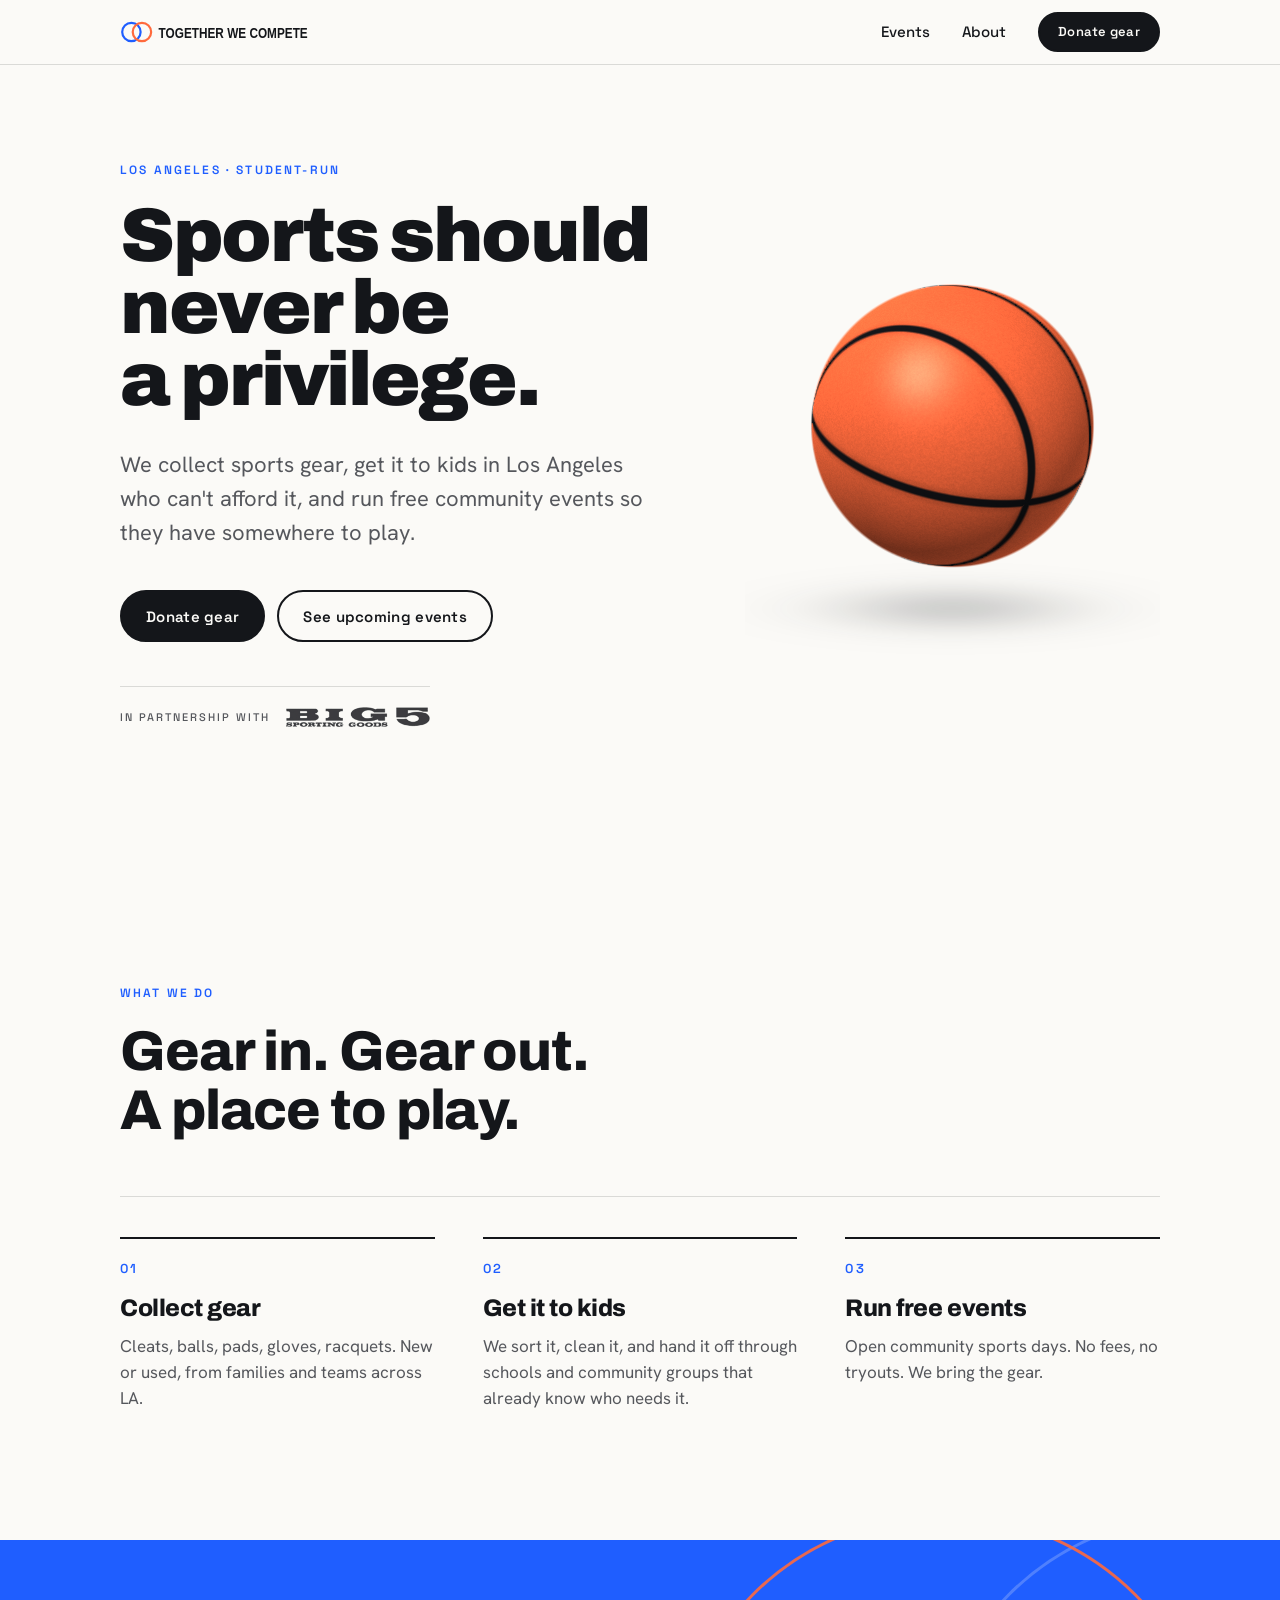
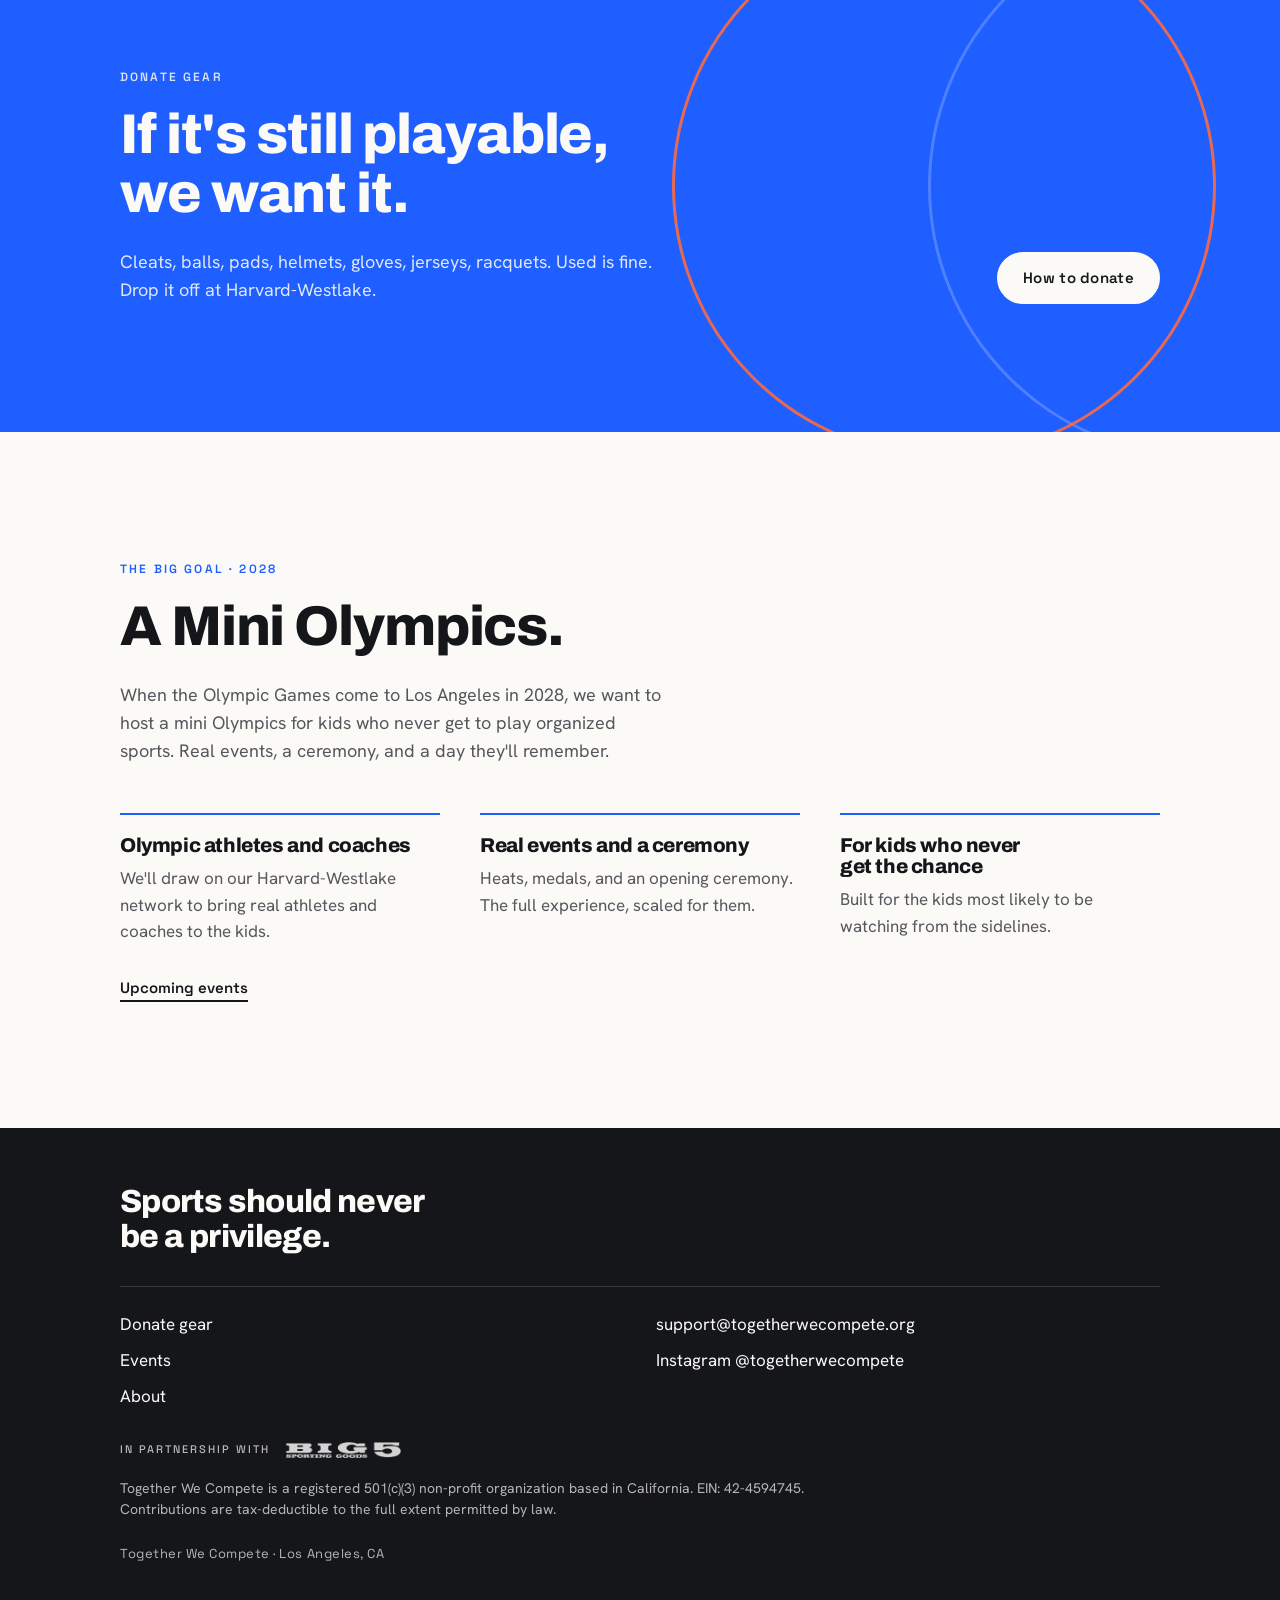
<file: index.html>
<!DOCTYPE html>
<html lang="en">
<head>
  <meta charset="utf-8">
  <meta name="viewport" content="width=device-width, initial-scale=1">
  <title>Together We Compete</title>
  <meta name="description" content="Together We Compete collects sports gear for kids in Los Angeles who can't afford it and runs free community sports events. Student-run, based in LA.">
  <link rel="icon" href="assets/favicon.svg" type="image/svg+xml">
  <link rel="preconnect" href="https://fonts.googleapis.com">
  <link rel="preconnect" href="https://fonts.gstatic.com" crossorigin>
  <link href="https://fonts.googleapis.com/css2?family=Archivo:wght@800;900&family=Hanken+Grotesk:wght@400;500;600&family=Space+Grotesk:wght@500;600&display=swap" rel="stylesheet">
  <link rel="stylesheet" href="css/styles.css?v=2d219d1">
</head>
<body>

  <a class="skip-link" href="#main">Skip to content</a>

  <!-- Shared header. If you change it here, change it in the other three pages too. -->
  <div class="announce" data-until="2026-11-13">
    <a class="container announce__inner" href="donate.html">
      <span class="announce__dot" aria-hidden="true"></span>
      <span class="announce__text"><strong>Gear drive this week</strong><span class="announce__where"> &middot; Harvard-Westlake Upper School</span> &middot; Nov 9&ndash;13</span>
      <span class="announce__cta">What to bring</span>
    </a>
  </div>
  </div>

  <header class="site-header">
    <div class="container site-header__inner">
      <a class="logo" href="index.html" aria-label="Together We Compete, home">
        <img src="assets/logo.svg" alt="Together We Compete" width="220" height="32">
      </a>

      <button class="nav-toggle" type="button" aria-expanded="false" aria-controls="site-nav">
        <span class="nav-toggle__label">Menu</span>
      </button>

      <nav class="site-nav" id="site-nav" aria-label="Main">
        <ul>
          <li><a href="events.html">Events</a></li>
          <li><a href="about.html">About</a></li>
          <li><a class="button button--primary button--small" href="donate.html">Donate gear</a></li>
        </ul>
      </nav>
    </div>
  </header>

  <main id="main">

    <!-- HERO -->
    <section class="hero" id="top">
      <div class="container hero__inner">
        <div class="hero__copy">
          <p class="eyebrow">Los Angeles &middot; Student-run</p>
          <h1 class="hero__title">Sports should never be a&nbsp;privilege.</h1>
          <p class="hero__lede">We collect sports gear, get it to kids in Los Angeles who can't afford it, and run free community events so they have somewhere to play.</p>
          <div class="button-row">
            <a class="button button--primary" href="donate.html">Donate gear</a>
            <a class="button button--secondary" href="events.html">See upcoming events</a>
          </div>
          <a class="hero__partner" href="https://www.big5sportinggoods.com/" rel="noopener">
            <span class="hero__partner-label">In partnership with</span>
            <img src="assets/partners/big5-ink.png" alt="Big 5 Sporting Goods" width="252" height="35">
          </a>
        </div>
        <!-- Spinning basketball (js/ball.js). Decorative. Drag to spin, tap to flick. -->
        <div class="hero__visual">
          <canvas id="hero-ball" aria-hidden="true"></canvas>
        </div>
      </div>
    </section>

    <!-- THIS WEEK: THE DRIVE (hides itself after data-until) -->
    <section class="section section--alt feature-wrap" id="drive" data-until="2026-11-13" aria-labelledby="drive-heading">
      <div class="container feature">
        <div class="feature__when">
          <p class="eyebrow">This week</p>
          <p class="feature__dates">Nov<br>9–13</p>
          <p class="feature__days">Monday to Friday</p>
        </div>
        <div class="feature__body">
          <h2 class="section__title" id="drive-heading">Sports gear drive at Harvard-Westlake.</h2>
          <p class="section__lede">Bring the cleats, balls, pads, helmets, gloves, jerseys, and racquets you're not using. Used is fine if it's clean and intact. Everything collected is donated to kids at LA Promise Fund's Pavo Palooza on November 21.</p>
          <ul class="feature__facts">
            <li><span class="feature__fact-label">Where</span>Harvard-Westlake Upper School, 3700 Coldwater Canyon Ave, Studio City</li>
            <li><span class="feature__fact-label">When</span>Monday to Friday, November 9 to 13</li>
            <li><span class="feature__fact-label">Tax</span>Deductible. We're a registered 501(c)(3).</li>
          </ul>
          <div class="button-row">
            <a class="button button--primary" href="donate.html">What we accept</a>
            <a class="button button--secondary" href="https://www.google.com/maps/search/?api=1&query=3700+Coldwater+Canyon+Ave+Studio+City+CA+91604" rel="noopener">Directions</a>
          </div>
        </div>
      </div>
    </section>

    <!-- WHAT WE DO -->
    <section class="section" aria-labelledby="what-heading">
      <div class="container">
        <p class="eyebrow">What we do</p>
        <h2 class="section__title" id="what-heading">Gear in. Gear out. A place to play.</h2>

        <ol class="steps">
          <li class="step">
            <span class="step__number" aria-hidden="true">01</span>
            <h3 class="step__title">Collect gear</h3>
            <p>Cleats, balls, pads, gloves, racquets. New or used, from families and teams across LA.</p>
          </li>
          <li class="step">
            <span class="step__number" aria-hidden="true">02</span>
            <h3 class="step__title">Get it to kids</h3>
            <p>We sort it, clean it, and hand it off through schools and community groups that already know who needs it.</p>
          </li>
          <li class="step">
            <span class="step__number" aria-hidden="true">03</span>
            <h3 class="step__title">Run free events</h3>
            <p>Open community sports days. No fees, no tryouts. We bring the gear.</p>
          </li>
        </ol>
      </div>
    </section>

    <!-- DONATE BAND -->
    <section class="band" aria-labelledby="band-heading">
      <div class="container band__inner">
        <div>
          <p class="eyebrow">Donate gear</p>
          <h2 class="section__title" id="band-heading">If it's still playable, we want it.</h2>
          <p class="section__lede">Cleats, balls, pads, helmets, gloves, jerseys, racquets. Used is fine. Drop it off at Harvard-Westlake.</p>
        </div>
        <div class="band__action">
          <a class="button button--light" href="donate.html">How to donate</a>
        </div>
      </div>
    </section>

    <!-- THE BIG GOAL: 2028 -->
    <section class="section" aria-labelledby="next-heading">
      <div class="container">
        <p class="eyebrow">The big goal &middot; 2028</p>
        <h2 class="section__title" id="next-heading">A Mini Olympics.</h2>
        <p class="section__lede">When the Olympic Games come to Los Angeles in 2028, we want to host a mini Olympics for kids who never get to play organized sports. Real events, a ceremony, and a day they'll remember.</p>

        <ul class="pillars">
          <li class="pillar">
            <h3 class="pillar__title">Olympic athletes and coaches</h3>
            <p>We'll draw on our Harvard-Westlake network to bring real athletes and coaches to the kids.</p>
          </li>
          <li class="pillar">
            <h3 class="pillar__title">Real events and a ceremony</h3>
            <p>Heats, medals, and an opening ceremony. The full experience, scaled for them.</p>
          </li>
          <li class="pillar">
            <h3 class="pillar__title">For kids who never get the chance</h3>
            <p>Built for the kids most likely to be watching from the sidelines.</p>
          </li>
        </ul>

        <p class="section__more"><a href="events.html">Upcoming events</a></p>
      </div>
    </section>

  </main>

  <!-- Shared footer. Same note as the header. -->
  <footer class="site-footer">
    <div class="container">
      <p class="site-footer__mission">Sports should never be a privilege.</p>
      <div class="site-footer__grid">
        <ul class="site-footer__links">
          <li><a href="donate.html">Donate gear</a></li>
          <li><a href="events.html">Events</a></li>
          <li><a href="about.html">About</a></li>
        </ul>
        <ul class="site-footer__links">
          <li><a href="mailto:support@togetherwecompete.org">support@togetherwecompete.org</a></li>
          <li><a href="https://instagram.com/togetherwecompete" rel="noopener">Instagram @togetherwecompete</a></li>
        </ul>
      </div>
      <p class="site-footer__partner">
        <span>In partnership with</span>
        <a href="https://www.big5sportinggoods.com/" rel="noopener"><img src="assets/partners/big5-white.png" alt="Big 5 Sporting Goods" width="252" height="35" loading="lazy"></a>
      </p>
      <p class="site-footer__legal">Together We Compete is a registered 501(c)(3) non-profit organization based in California. EIN: 42-4594745. Contributions are tax-deductible to the full extent permitted by law.</p>
      <p class="site-footer__meta">Together We Compete &middot; Los Angeles, CA</p>
    </div>
  </footer>

  <script src="js/main.js?v=2d219d1"></script>
  <script src="js/ball.js?v=2d219d1"></script>
</body>
</html>
</file>
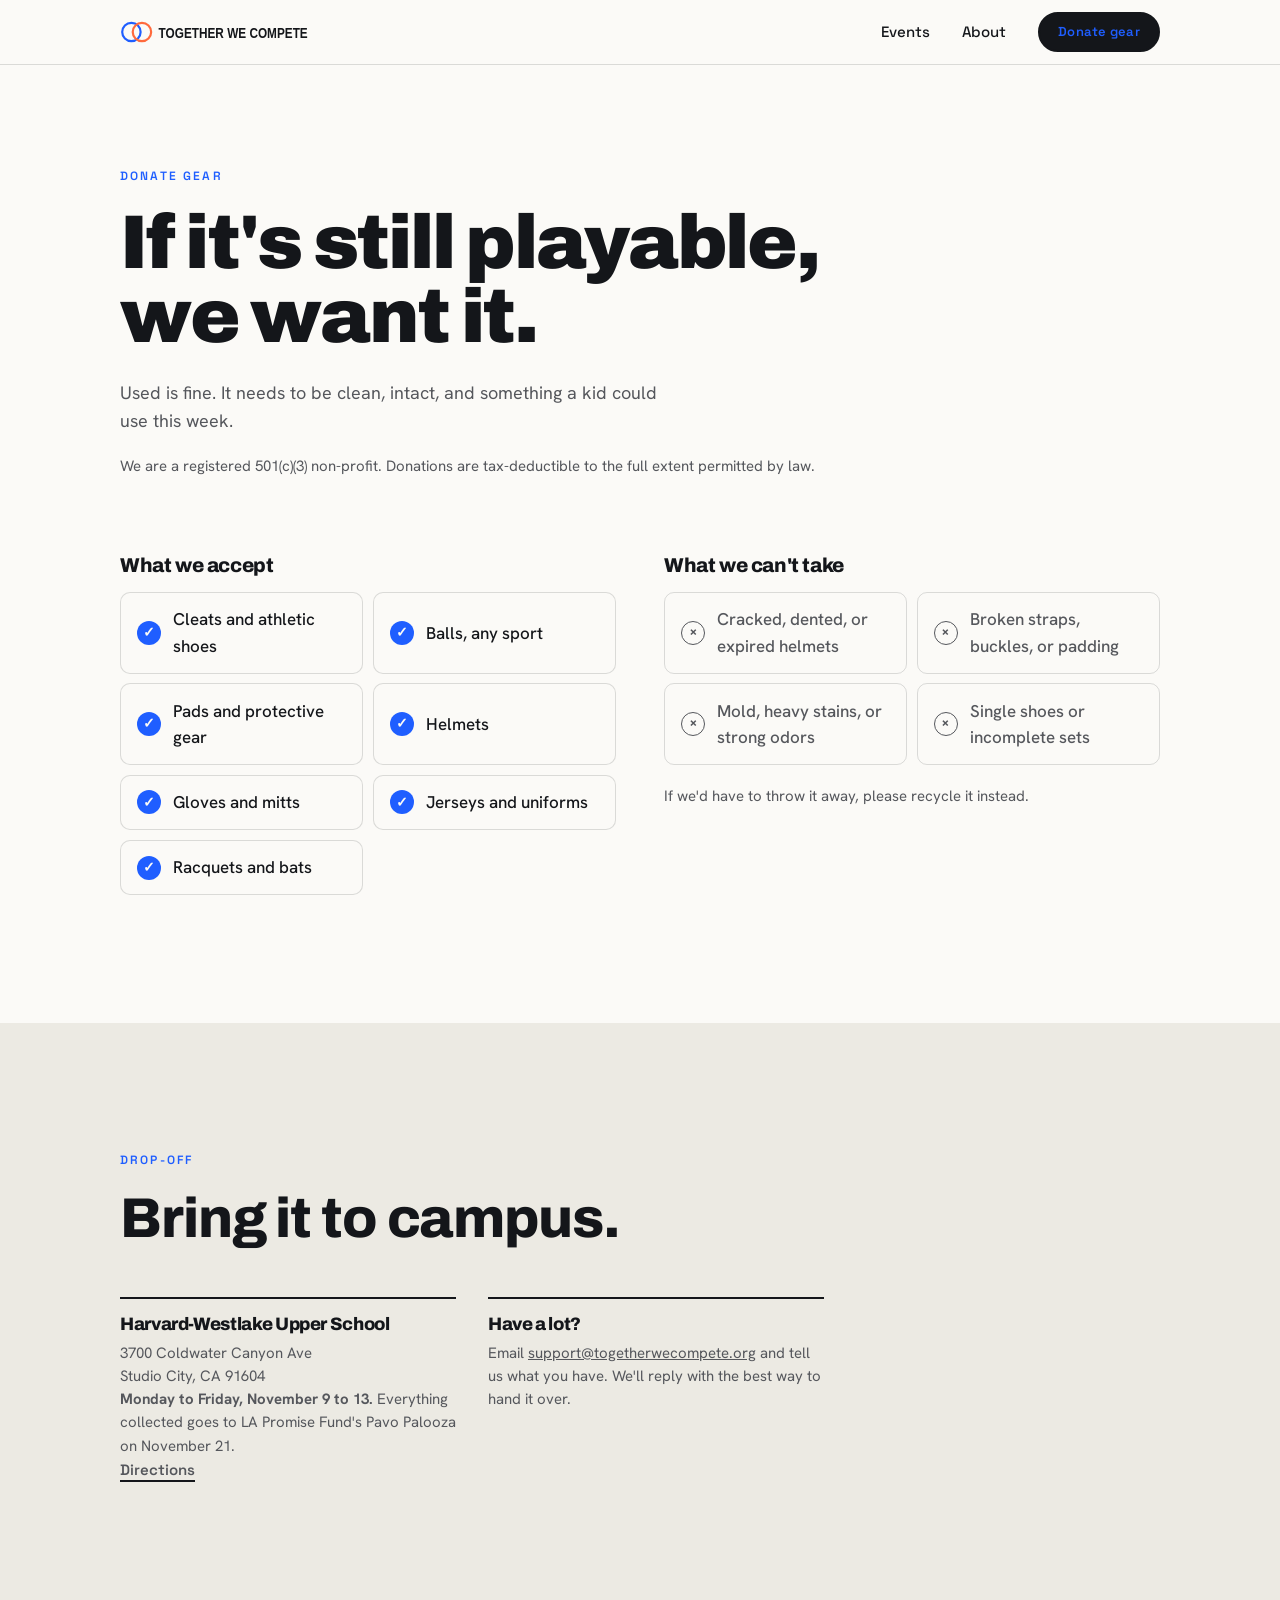
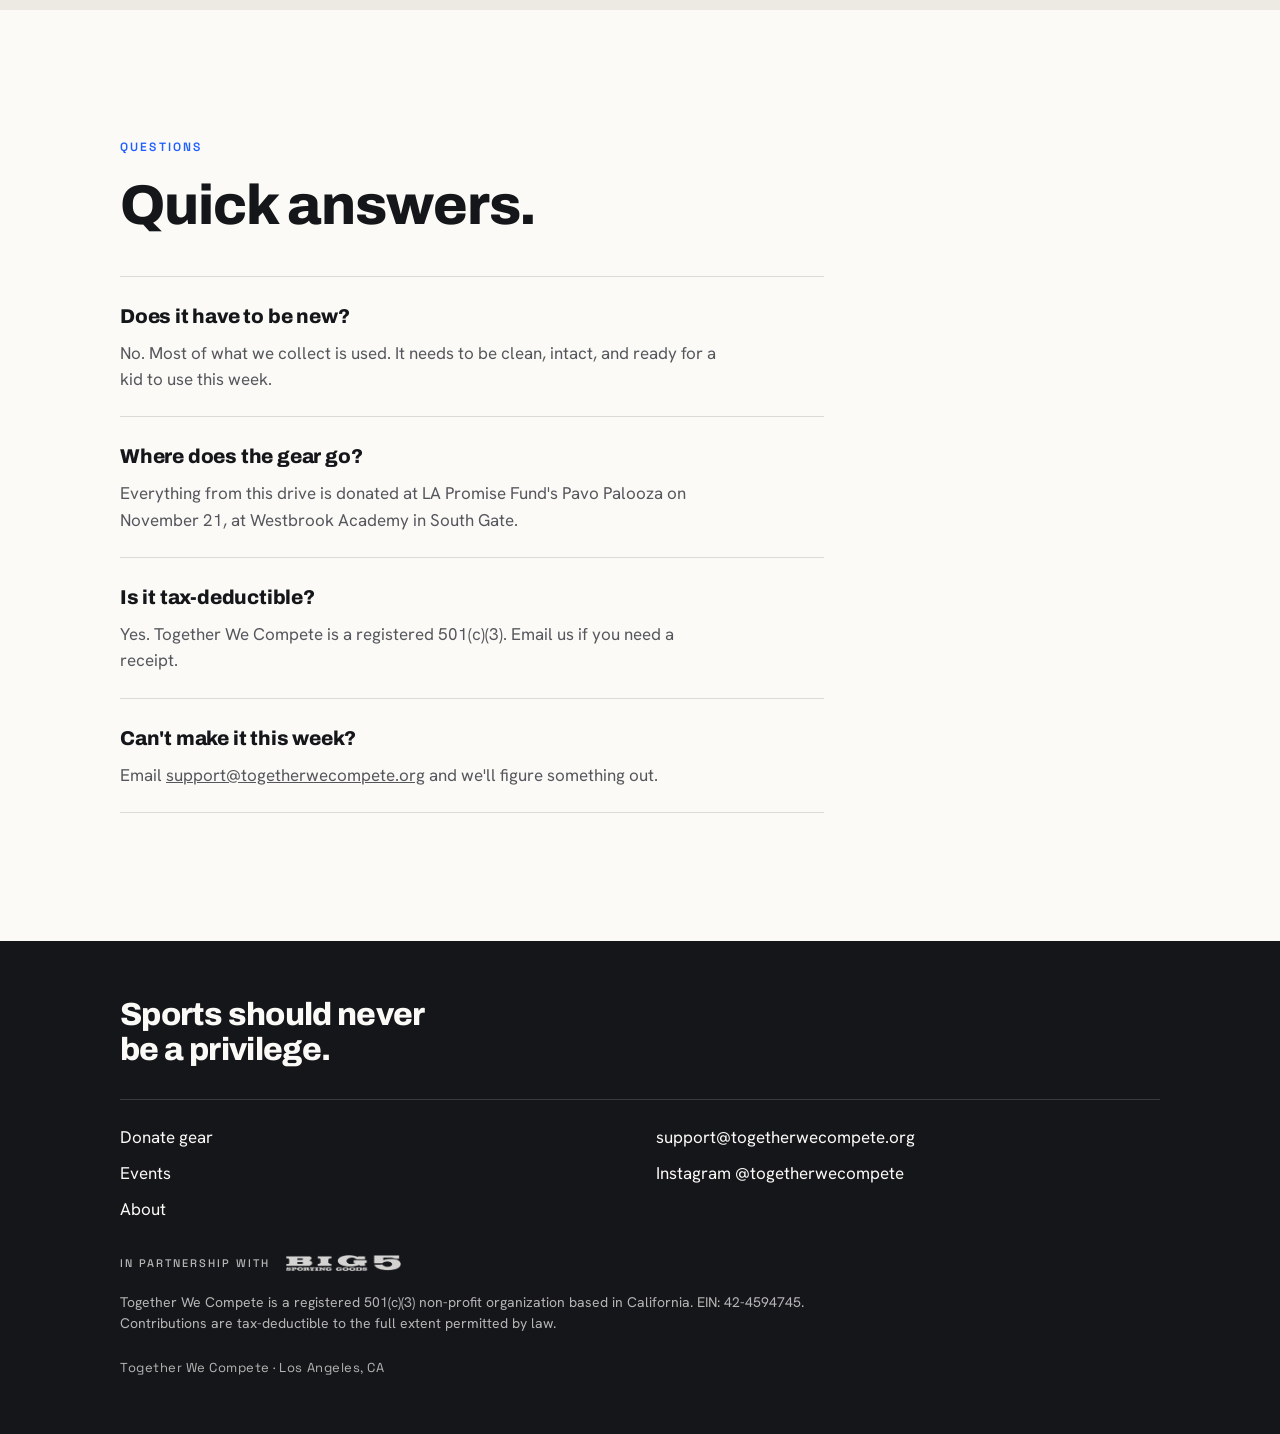
<file: donate.html>
<!DOCTYPE html>
<html lang="en">
<head>
  <meta charset="utf-8">
  <meta name="viewport" content="width=device-width, initial-scale=1">
  <title>Donate gear · Together We Compete</title>
  <meta name="description" content="What sports gear Together We Compete accepts, what we can't take, and where to drop it off in Los Angeles.">
  <link rel="icon" href="assets/favicon.svg" type="image/svg+xml">
  <link rel="preconnect" href="https://fonts.googleapis.com">
  <link rel="preconnect" href="https://fonts.gstatic.com" crossorigin>
  <link href="https://fonts.googleapis.com/css2?family=Archivo:wght@800;900&family=Hanken+Grotesk:wght@400;500;600&family=Space+Grotesk:wght@500;600&display=swap" rel="stylesheet">
  <link rel="stylesheet" href="css/styles.css?v=2d219d1">
</head>
<body>

  <a class="skip-link" href="#main">Skip to content</a>

  <!-- Shared header. If you change it here, change it in the other three pages too. -->
  <div class="announce" data-until="2026-11-13">
    <a class="container announce__inner" href="donate.html">
      <span class="announce__dot" aria-hidden="true"></span>
      <span class="announce__text"><strong>Gear drive this week</strong><span class="announce__where"> &middot; Harvard-Westlake Upper School</span> &middot; Nov 9&ndash;13</span>
      <span class="announce__cta">What to bring</span>
    </a>
  </div>
  </div>

  <header class="site-header">
    <div class="container site-header__inner">
      <a class="logo" href="index.html" aria-label="Together We Compete, home">
        <img src="assets/logo.svg" alt="Together We Compete" width="220" height="32">
      </a>

      <button class="nav-toggle" type="button" aria-expanded="false" aria-controls="site-nav">
        <span class="nav-toggle__label">Menu</span>
      </button>

      <nav class="site-nav" id="site-nav" aria-label="Main">
        <ul>
          <li><a href="events.html">Events</a></li>
          <li><a href="about.html">About</a></li>
          <li><a class="button button--primary button--small" href="donate.html" aria-current="page">Donate gear</a></li>
        </ul>
      </nav>
    </div>
  </header>

  <main id="main">

    <section class="page-head">
      <div class="container">
        <p class="eyebrow">Donate gear</p>
        <h1 class="page-head__title">If it's still playable, we want it.</h1>
        <p class="section__lede">Used is fine. It needs to be clean, intact, and something a kid could use this week.</p>
        <p class="note">We are a registered 501(c)(3) non-profit. Donations are tax-deductible to the full extent permitted by law.</p>
      </div>
    </section>

    <section class="section section--tight" aria-labelledby="accept-heading">
      <div class="container split">
        <div>
          <h2 class="list-heading" id="accept-heading">What we accept</h2>
          <ul class="tiles tiles--yes">
            <li>Cleats and athletic shoes</li>
            <li>Balls, any sport</li>
            <li>Pads and protective gear</li>
            <li>Helmets</li>
            <li>Gloves and mitts</li>
            <li>Jerseys and uniforms</li>
            <li>Racquets and bats</li>
          </ul>
        </div>
        <div>
          <h2 class="list-heading">What we can't take</h2>
          <ul class="tiles tiles--no">
            <li>Cracked, dented, or expired helmets</li>
            <li>Broken straps, buckles, or padding</li>
            <li>Mold, heavy stains, or strong odors</li>
            <li>Single shoes or incomplete sets</li>
          </ul>
          <p class="note">If we'd have to throw it away, please recycle it instead.</p>
        </div>
      </div>
    </section>

    <section class="section section--alt" aria-labelledby="handover-heading">
      <div class="container">
        <p class="eyebrow">Drop-off</p>
        <h2 class="section__title" id="handover-heading">Bring it to campus.</h2>
        <ul class="methods">
          <li class="method">
            <h3 class="method__title">Harvard-Westlake Upper School</h3>
            <p>3700 Coldwater Canyon Ave<br>Studio City, CA 91604</p>
            <p><strong>Monday to Friday, November 9 to 13.</strong> Everything collected goes to LA Promise Fund's Pavo Palooza on November 21.</p>
            <p><a class="text-link" href="https://www.google.com/maps/search/?api=1&query=3700+Coldwater+Canyon+Ave+Studio+City+CA+91604" rel="noopener">Directions</a></p>
          </li>
          <li class="method">
            <h3 class="method__title">Have a lot?</h3>
            <p>Email <a href="mailto:support@togetherwecompete.org">support@togetherwecompete.org</a> and tell us what you have. We'll reply with the best way to hand it over.</p>
          </li>
        </ul>

      </div>
    </section>

    <section class="section" aria-labelledby="faq-heading">
      <div class="container">
        <p class="eyebrow">Questions</p>
        <h2 class="section__title" id="faq-heading">Quick answers.</h2>
        <dl class="faq">
          <div class="faq__item">
            <dt>Does it have to be new?</dt>
            <dd>No. Most of what we collect is used. It needs to be clean, intact, and ready for a kid to use this week.</dd>
          </div>
          <div class="faq__item">
            <dt>Where does the gear go?</dt>
            <dd>Everything from this drive is donated at LA Promise Fund's Pavo Palooza on November 21, at Westbrook Academy in South Gate.</dd>
          </div>
          <div class="faq__item">
            <dt>Is it tax-deductible?</dt>
            <dd>Yes. Together We Compete is a registered 501(c)(3). Email us if you need a receipt.</dd>
          </div>
          <div class="faq__item">
            <dt>Can't make it this week?</dt>
            <dd>Email <a href="mailto:support@togetherwecompete.org">support@togetherwecompete.org</a> and we'll figure something out.</dd>
          </div>
        </dl>
      </div>
    </section>
  </main>

  <!-- Shared footer. Same note as the header. -->
  <footer class="site-footer">
    <div class="container">
      <p class="site-footer__mission">Sports should never be a privilege.</p>
      <div class="site-footer__grid">
        <ul class="site-footer__links">
          <li><a href="donate.html">Donate gear</a></li>
          <li><a href="events.html">Events</a></li>
          <li><a href="about.html">About</a></li>
        </ul>
        <ul class="site-footer__links">
          <li><a href="mailto:support@togetherwecompete.org">support@togetherwecompete.org</a></li>
          <li><a href="https://instagram.com/togetherwecompete" rel="noopener">Instagram @togetherwecompete</a></li>
        </ul>
      </div>
      <p class="site-footer__partner">
        <span>In partnership with</span>
        <a href="https://www.big5sportinggoods.com/" rel="noopener"><img src="assets/partners/big5-white.png" alt="Big 5 Sporting Goods" width="252" height="35" loading="lazy"></a>
      </p>
      <p class="site-footer__legal">Together We Compete is a registered 501(c)(3) non-profit organization based in California. EIN: 42-4594745. Contributions are tax-deductible to the full extent permitted by law.</p>
      <p class="site-footer__meta">Together We Compete &middot; Los Angeles, CA</p>
    </div>
  </footer>

  <script src="js/main.js?v=2d219d1"></script>
</body>
</html>
</file>
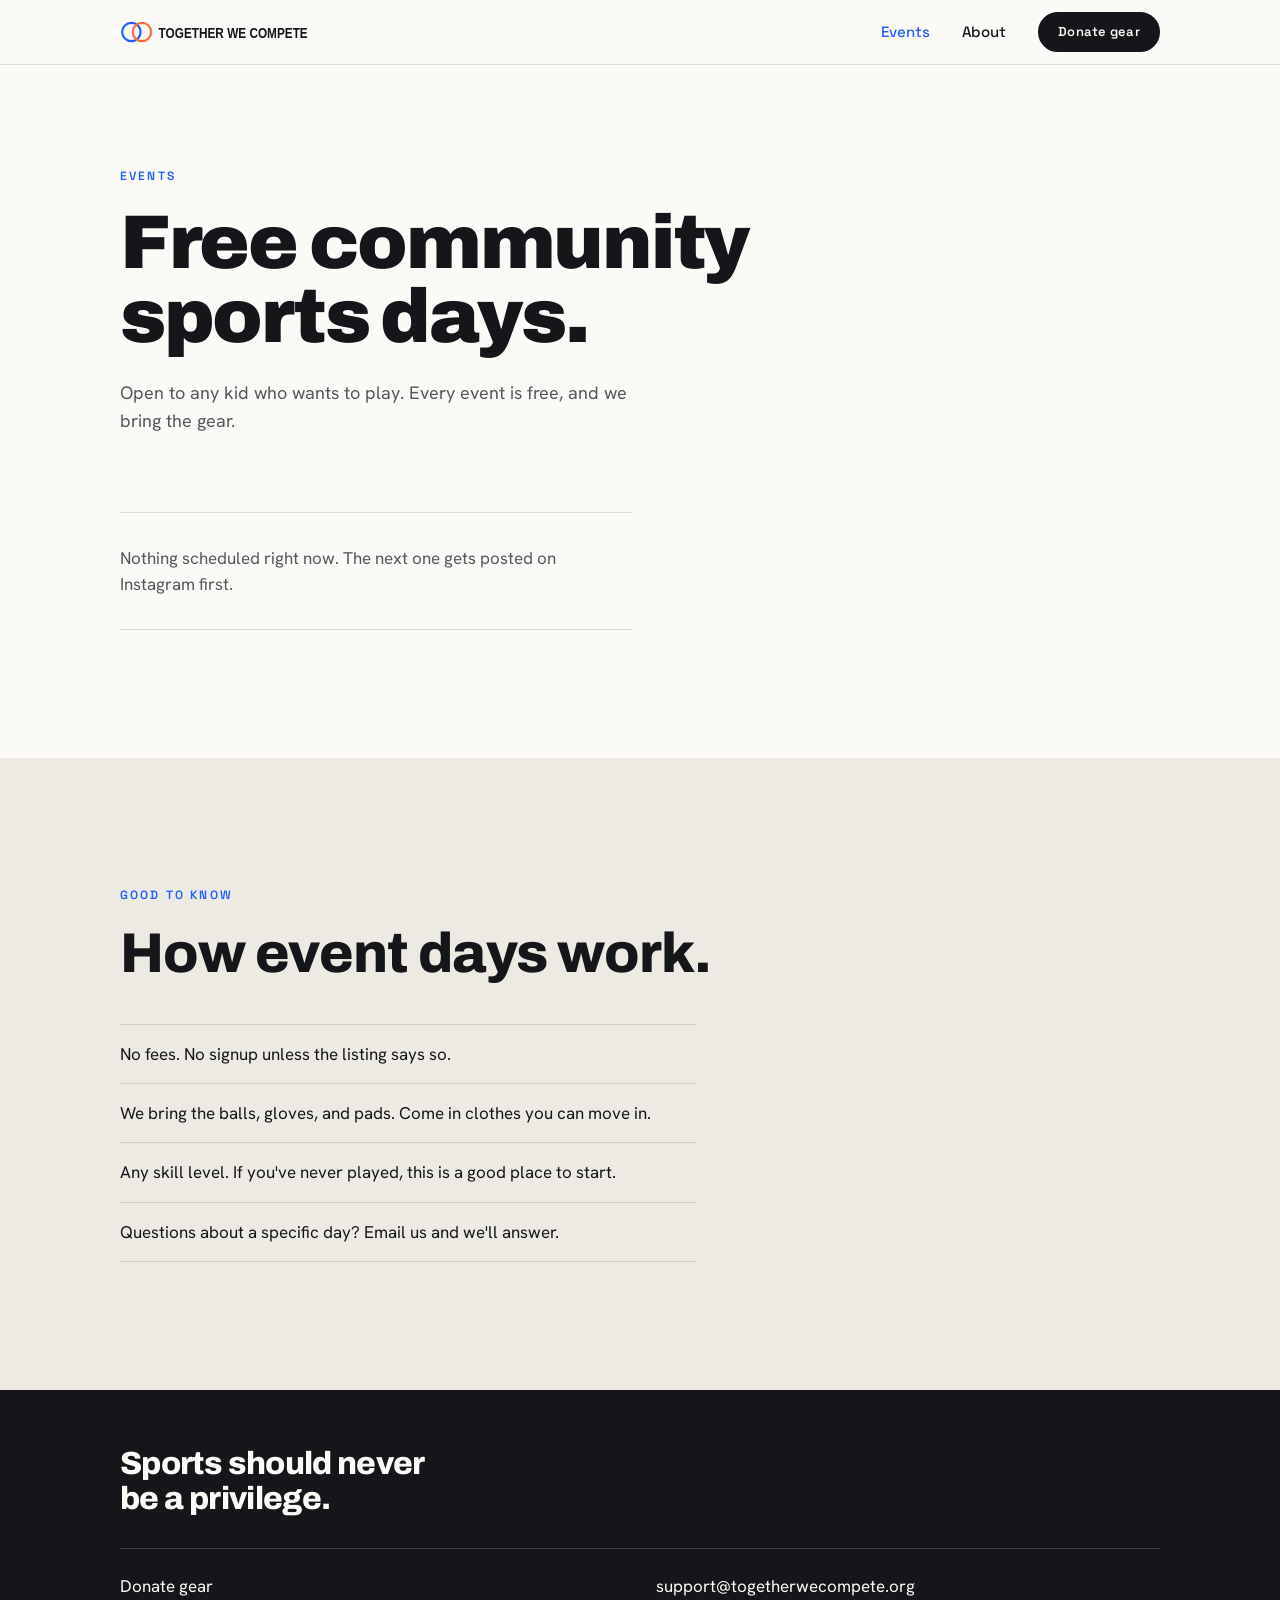
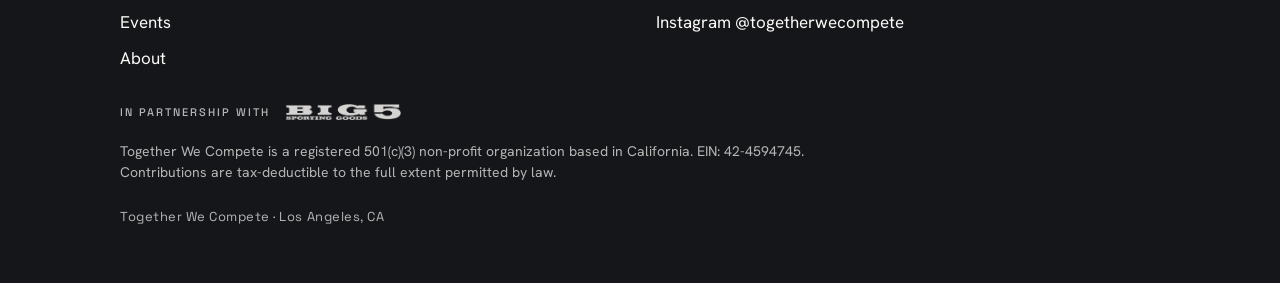
<file: events.html>
<!DOCTYPE html>
<html lang="en">
<head>
  <meta charset="utf-8">
  <meta name="viewport" content="width=device-width, initial-scale=1">
  <title>Events · Together We Compete</title>
  <meta name="description" content="Upcoming free community sports days in Los Angeles run by Together We Compete. Open to any kid, gear provided.">
  <link rel="icon" href="assets/favicon.svg" type="image/svg+xml">
  <link rel="preconnect" href="https://fonts.googleapis.com">
  <link rel="preconnect" href="https://fonts.gstatic.com" crossorigin>
  <link href="https://fonts.googleapis.com/css2?family=Archivo:wght@800;900&family=Hanken+Grotesk:wght@400;500;600&family=Space+Grotesk:wght@500;600&display=swap" rel="stylesheet">
  <link rel="stylesheet" href="css/styles.css?v=2d219d1">
</head>
<body>

  <a class="skip-link" href="#main">Skip to content</a>

  <!-- Shared header. If you change it here, change it in the other three pages too. -->
  <div class="announce" data-until="2026-11-13">
    <a class="container announce__inner" href="donate.html">
      <span class="announce__dot" aria-hidden="true"></span>
      <span class="announce__text"><strong>Gear drive this week</strong><span class="announce__where"> &middot; Harvard-Westlake Upper School</span> &middot; Nov 9&ndash;13</span>
      <span class="announce__cta">What to bring</span>
    </a>
  </div>
  </div>

  <header class="site-header">
    <div class="container site-header__inner">
      <a class="logo" href="index.html" aria-label="Together We Compete, home">
        <img src="assets/logo.svg" alt="Together We Compete" width="220" height="32">
      </a>

      <button class="nav-toggle" type="button" aria-expanded="false" aria-controls="site-nav">
        <span class="nav-toggle__label">Menu</span>
      </button>

      <nav class="site-nav" id="site-nav" aria-label="Main">
        <ul>
          <li><a href="events.html" aria-current="page">Events</a></li>
          <li><a href="about.html">About</a></li>
          <li><a class="button button--primary button--small" href="donate.html">Donate gear</a></li>
        </ul>
      </nav>
    </div>
  </header>

  <main id="main">

    <section class="page-head">
      <div class="container">
        <p class="eyebrow">Events</p>
        <h1 class="page-head__title">Free community sports days.</h1>
        <p class="section__lede">Open to any kid who wants to play. Every event is free, and we bring the gear.</p>
      </div>
    </section>

    <section class="section section--tight" aria-labelledby="upcoming-heading">
      <div class="container">
        <h2 class="visually-hidden" id="upcoming-heading">Upcoming</h2>
        <!-- Loaded from data/events.json. Edit that file to add or remove events. -->
        <ol class="events events--top" id="events-list" aria-live="polite"></ol>
        <div class="events-empty" id="events-empty" hidden>
          <p>Nothing scheduled right now. The next one gets posted on Instagram first.</p>
        </div>
      </div>
    </section>

    <section class="section section--alt" aria-labelledby="expect-heading">
      <div class="container">
        <p class="eyebrow">Good to know</p>
        <h2 class="section__title" id="expect-heading">How event days work.</h2>
        <ul class="facts">
          <li>No fees. No signup unless the listing says so.</li>
          <li>We bring the balls, gloves, and pads. Come in clothes you can move in.</li>
          <li>Any skill level. If you've never played, this is a good place to start.</li>
          <li>Questions about a specific day? Email us and we'll answer.</li>
        </ul>
      </div>
    </section>
  </main>

  <!-- Shared footer. Same note as the header. -->
  <footer class="site-footer">
    <div class="container">
      <p class="site-footer__mission">Sports should never be a privilege.</p>
      <div class="site-footer__grid">
        <ul class="site-footer__links">
          <li><a href="donate.html">Donate gear</a></li>
          <li><a href="events.html">Events</a></li>
          <li><a href="about.html">About</a></li>
        </ul>
        <ul class="site-footer__links">
          <li><a href="mailto:support@togetherwecompete.org">support@togetherwecompete.org</a></li>
          <li><a href="https://instagram.com/togetherwecompete" rel="noopener">Instagram @togetherwecompete</a></li>
        </ul>
      </div>
      <p class="site-footer__partner">
        <span>In partnership with</span>
        <a href="https://www.big5sportinggoods.com/" rel="noopener"><img src="assets/partners/big5-white.png" alt="Big 5 Sporting Goods" width="252" height="35" loading="lazy"></a>
      </p>
      <p class="site-footer__legal">Together We Compete is a registered 501(c)(3) non-profit organization based in California. EIN: 42-4594745. Contributions are tax-deductible to the full extent permitted by law.</p>
      <p class="site-footer__meta">Together We Compete &middot; Los Angeles, CA</p>
    </div>
  </footer>

  <script src="js/main.js?v=2d219d1"></script>
</body>
</html>
</file>
<file: css/styles.css>
/* Together We Compete — styles
   Mobile first. Breakpoints: 640px, 900px. */

:root {
  --ink: #14161a;
  --page: #fbfaf7;
  --surface: #eceae3;
  --body: #55575c;
  --blue: #1f5eff;
  --orange: #ff6a3d;
  --rule: rgba(20, 22, 26, 0.14);
  --rule-dark: rgba(251, 250, 247, 0.16);

  --font-head: "Archivo", "Arial Black", Arial, sans-serif;
  --font-body: "Hanken Grotesk", "Helvetica Neue", Arial, sans-serif;
  --font-label: "Space Grotesk", "Helvetica Neue", Arial, sans-serif;

  --container: 1120px;
  --gutter: 1.25rem;
  --section-y: 4.5rem;
}

@media (min-width: 640px) {
  :root { --gutter: 2rem; --section-y: 6rem; }
}
@media (min-width: 900px) {
  :root { --gutter: 2.5rem; --section-y: 8rem; }
}

/* Reset */
*, *::before, *::after { box-sizing: border-box; }
html { -webkit-text-size-adjust: 100%; scroll-behavior: smooth; }
@media (prefers-reduced-motion: reduce) { html { scroll-behavior: auto; } }
body {
  margin: 0;
  background: var(--page);
  color: var(--ink);
  font-family: var(--font-body);
  font-size: 1.0625rem;
  line-height: 1.55;
}
img { max-width: 100%; height: auto; display: block; }
h1, h2, h3, h4, p, ul, ol, dl, dd, figure { margin: 0; }
ul, ol { padding: 0; list-style: none; }
a { color: inherit; }
button, input, textarea { font: inherit; color: inherit; }

:focus-visible {
  outline: 3px solid var(--blue);
  outline-offset: 3px;
}
.band :focus-visible,
.site-footer :focus-visible,
.announce :focus-visible {
  outline-color: var(--orange);
}
.band :focus-visible { outline-color: var(--page); }

.skip-link {
  position: absolute;
  left: 1rem;
  top: -100%;
  z-index: 100;
  padding: 0.6rem 1rem;
  background: var(--ink);
  color: var(--page);
  text-decoration: none;
}
.skip-link:focus { top: 1rem; }

.container {
  width: 100%;
  max-width: var(--container);
  margin-inline: auto;
  padding-inline: var(--gutter);
}

/* Type */
.eyebrow {
  font-family: var(--font-label);
  font-weight: 600;
  font-size: 0.75rem;
  letter-spacing: 0.18em;
  text-transform: uppercase;
  color: var(--blue);
  margin-bottom: 1.25rem;
}
.band .eyebrow { color: var(--page); opacity: 0.85; }

h1, h2, h3, h4 {
  font-family: var(--font-head);
  font-weight: 800;
  letter-spacing: -0.02em;
  line-height: 1.05;
  text-wrap: balance;
}

.hero__title {
  font-weight: 900;
  font-size: clamp(2.75rem, 11vw, 4.75rem);
  letter-spacing: -0.03em;
  line-height: 0.95;
  max-width: 12ch;
}
.section__title {
  font-size: clamp(2rem, 6.5vw, 3.5rem);
  max-width: 18ch;
}
.section__lede,
.hero__lede {
  color: var(--body);
  font-size: 1.125rem;
  max-width: 34rem;
  margin-top: 1.5rem;
}
.band .section__lede { color: rgba(251, 250, 247, 0.88); }
.hero__lede { font-size: clamp(1.125rem, 2.4vw, 1.375rem); margin-top: 2rem; }

.placeholder {
  color: var(--orange);
  font-family: var(--font-label);
  font-weight: 500;
}
/* Orange fails contrast on light backgrounds, so placeholders there use blue. */
.section .placeholder,
.page-head .placeholder { color: var(--blue); }

/* Buttons */
.button {
  display: inline-flex;
  align-items: center;
  justify-content: center;
  min-height: 3.25rem;
  padding: 0 1.5rem;
  font-family: var(--font-label);
  font-weight: 600;
  font-size: 0.9375rem;
  letter-spacing: 0.02em;
  text-decoration: none;
  border: 2px solid var(--ink);
  border-radius: 999px;
  cursor: pointer;
  transition: background-color 120ms ease, color 120ms ease, border-color 120ms ease;
}
.button--primary { background: var(--ink); color: var(--page); }
.button--primary:hover { background: var(--blue); border-color: var(--blue); }
.button--secondary { background: transparent; color: var(--ink); }
.button--secondary:hover { border-color: var(--blue); color: var(--blue); }
.button--light { background: var(--page); color: var(--ink); border-color: var(--page); }
.button--light:hover { background: var(--ink); color: var(--page); border-color: var(--ink); }
.button--small { min-height: 2.5rem; padding: 0 1.125rem; font-size: 0.8125rem; }
.button-row { display: flex; flex-wrap: wrap; gap: 0.75rem; margin-top: 2.5rem; }
.button-row .button { flex: 1 1 auto; }
@media (min-width: 640px) { .button-row .button { flex: 0 0 auto; } }

/* Header */
.site-header {
  position: sticky;
  top: 0;
  z-index: 50;
  background: var(--page);
  border-bottom: 1px solid var(--rule);
}
.site-header__inner {
  display: flex;
  align-items: center;
  justify-content: space-between;
  gap: 1rem;
  min-height: 4rem;
  flex-wrap: wrap;
}
.logo img { height: 28px; width: auto; }

.nav-toggle {
  background: none;
  border: 2px solid var(--ink);
  border-radius: 999px;
  padding: 0.4rem 1rem;
  font-family: var(--font-label);
  font-weight: 600;
  font-size: 0.8125rem;
  letter-spacing: 0.08em;
  text-transform: uppercase;
  cursor: pointer;
}
.nav-toggle[aria-expanded="true"] .nav-toggle__label::after { content: " ×"; }

.site-nav { display: none; flex-basis: 100%; padding-bottom: 1rem; }
.site-nav.is-open { display: block; }
.site-nav ul { display: flex; flex-direction: column; gap: 0.25rem; }
.site-nav a:not(.button) {
  display: block;
  padding: 0.75rem 0;
  font-family: var(--font-label);
  font-weight: 500;
  font-size: 0.9375rem;
  text-decoration: none;
  border-bottom: 1px solid var(--rule);
}
.site-nav a:not(.button):hover,
.site-nav a[aria-current="page"] { color: var(--blue); }
.site-nav .button { margin-top: 0.75rem; align-self: flex-start; }

@media (min-width: 900px) {
  .nav-toggle { display: none; }
  .site-nav { display: block; flex-basis: auto; padding: 0; }
  .site-nav ul { flex-direction: row; align-items: center; gap: 2rem; }
  .site-nav a:not(.button) { padding: 0; border: 0; }
  .site-nav .button { margin: 0; }
}

/* Sections */
.hero { padding-block: calc(var(--section-y) * 0.9) var(--section-y); }
.hero__inner { display: grid; gap: 3rem; }
.hero__visual {
  position: relative;
  aspect-ratio: 4 / 3;
}
.hero__visual canvas {
  position: absolute;
  inset: 0;
  width: 100%;
  height: 100%;
  display: block;
  opacity: 0;
  transition: opacity 600ms ease;
  touch-action: pan-y;
  cursor: grab;
}
.hero__visual canvas.is-ready { opacity: 1; }
.hero__visual canvas.is-grabbing { cursor: grabbing; }
@media (min-width: 900px) {
  .hero { padding-block: calc(var(--section-y) * 0.75) var(--section-y); }
  .hero__inner { grid-template-columns: 1.15fr 0.85fr; align-items: center; gap: 4rem; }
  .hero__visual { aspect-ratio: 4 / 5; }
}
.section { padding-block: var(--section-y); }
.section--tight { padding-top: 0; }
[id] { scroll-margin-top: 4.5rem; }

.page-head { padding-block: calc(var(--section-y) * 0.8) calc(var(--section-y) * 0.6); }
.page-head__title {
  font-weight: 900;
  font-size: clamp(2.5rem, 9vw, 4.75rem);
  letter-spacing: -0.03em;
  line-height: 0.98;
  max-width: 14ch;
}

.band {
  position: relative;
  overflow: hidden;
  background: var(--blue);
  color: var(--page);
  padding-block: var(--section-y);
}
/* Logo motif: two overlapping outlined circles, bleeding off the right edge */
.band::before, .band::after {
  content: "";
  position: absolute;
  top: 50%;
  width: 34rem; height: 34rem;
  border: 3px solid rgba(251, 250, 247, 0.22);
  border-radius: 50%;
  transform: translateY(-50%);
  pointer-events: none;
}
.band::before { right: -12rem; }
.band::after  { right: 4rem; border-color: var(--orange); opacity: 0.9; }
@media (max-width: 899px) {
  .band::before, .band::after { width: 22rem; height: 22rem; top: auto; bottom: -14rem; transform: none; }
  .band::before { right: -10rem; }
  .band::after { right: 0; }
}
.band__inner { position: relative; display: grid; gap: 2rem; }
.band__action { display: flex; align-items: end; }
.band__action .button { width: 100%; }
@media (min-width: 640px) { .band__action .button { width: auto; } }
@media (min-width: 900px) {
  .band__inner { grid-template-columns: 1fr auto; align-items: end; gap: 4rem; }
}

.section__more { margin-top: 2rem; font-family: var(--font-label); font-weight: 600; font-size: 0.9375rem; }
.section__more a { text-decoration: none; border-bottom: 2px solid var(--ink); padding-bottom: 0.15rem; }
.section__more a:hover { color: var(--blue); border-color: var(--blue); }

.visually-hidden {
  position: absolute;
  width: 1px; height: 1px;
  padding: 0; margin: -1px;
  overflow: hidden;
  clip: rect(0 0 0 0);
  white-space: nowrap;
  border: 0;
}

/* Prose (about page) */
.prose { max-width: 38rem; }
.prose p { font-size: clamp(1.125rem, 2.2vw, 1.375rem); line-height: 1.5; }
.prose p + p { margin-top: 1.5rem; }
.prose p:first-of-type { color: var(--ink); }
.prose p:not(:first-of-type) { color: var(--body); }
.section--alt { background: var(--surface); }

/* Steps */
.steps {
  display: grid;
  gap: 2.5rem;
  margin-top: 3.5rem;
  padding-top: 2.5rem;
  border-top: 1px solid var(--rule);
}
@media (min-width: 900px) { .steps { grid-template-columns: repeat(3, 1fr); gap: 3rem; } }
.step { padding-top: 1.25rem; border-top: 2px solid var(--ink); transition: border-color 160ms ease; }
.step:hover { border-color: var(--blue); }
.step__number {
  display: block;
  font-family: var(--font-label);
  font-weight: 600;
  font-size: 0.8125rem;
  letter-spacing: 0.18em;
  color: var(--blue);
  margin-bottom: 1rem;
}
.step__title { font-size: 1.5rem; margin-bottom: 0.75rem; }
.step p { color: var(--body); max-width: 28rem; }

/* Donate */
.split { display: grid; gap: 2.5rem; }
@media (min-width: 640px) { .split { grid-template-columns: 1fr 1fr; gap: 3rem; } }
.list-heading { font-size: 1.25rem; margin-bottom: 1rem; }
.plain-list li {
  padding: 0.6rem 0;
  border-bottom: 1px solid var(--rule);
}
.note { color: var(--body); margin-top: 1.25rem; font-size: 0.9375rem; }

.methods { display: grid; gap: 1.5rem; margin-top: 3rem; max-width: 44rem; }
@media (min-width: 640px) { .methods { grid-template-columns: repeat(2, 1fr); gap: 2rem; } }
.method { padding-top: 1rem; border-top: 2px solid var(--ink); }
.method__title { font-size: 1.125rem; margin-bottom: 0.5rem; }
.method p { color: var(--body); font-size: 0.9375rem; }

/* Events */
.events { margin-top: 3rem; border-top: 1px solid var(--rule); }
.events--top { margin-top: 0; }
.events--top + .events-empty { margin-top: 0; }
.event {
  display: grid;
  gap: 0.35rem 1.5rem;
  padding: 1.75rem 0;
  border-bottom: 1px solid var(--rule);
  grid-template-columns: 5rem 1fr;
  grid-template-areas:
    "now now"
    "date sport"
    "date title"
    "date where"
    "date desc"
    "date link";
}
.event__now {
  grid-area: now;
  justify-self: start;
  margin-bottom: 0.75rem;
  padding: 0.3rem 0.65rem;
  border-radius: 999px;
  background: var(--orange);
  color: var(--ink);
  font-family: var(--font-label);
  font-weight: 600;
  font-size: 0.6875rem;
  letter-spacing: 0.16em;
  text-transform: uppercase;
}
.event__date {
  grid-area: date;
  font-family: var(--font-head);
  font-weight: 800;
  letter-spacing: -0.02em;
  line-height: 1;
}
.event__date-month {
  display: block;
  font-family: var(--font-label);
  font-weight: 600;
  font-size: 0.75rem;
  letter-spacing: 0.18em;
  text-transform: uppercase;
  color: var(--blue);
  margin-bottom: 0.35rem;
}
.event__date-day { font-size: 2.25rem; }
.event__date-through {
  display: block;
  margin-top: 0.4rem;
  font-family: var(--font-label);
  font-weight: 500;
  font-size: 0.75rem;
  letter-spacing: 0.04em;
  color: var(--body);
  white-space: nowrap;
}
.event__sport {
  grid-area: sport;
  font-family: var(--font-label);
  font-weight: 500;
  font-size: 0.8125rem;
  letter-spacing: 0.08em;
  text-transform: uppercase;
  color: var(--body);
}
.event__title { grid-area: title; font-size: 1.375rem; }
.event__where { grid-area: where; color: var(--body); }
.event__desc { grid-area: desc; color: var(--body); margin-top: 0.5rem; max-width: 36rem; }
.event__links { grid-area: link; display: flex; flex-wrap: wrap; gap: 0.5rem 1.5rem; margin-top: 0.75rem; }
.event__link { font-family: var(--font-label); font-weight: 600; font-size: 0.9375rem; text-decoration: none; border-bottom: 2px solid var(--ink); padding-bottom: 0.1rem; }
.event__link:hover { color: var(--blue); border-color: var(--blue); }
@media (min-width: 640px) {
  .event { grid-template-columns: 7rem 1fr; grid-template-areas:
    "now now"
    "date sport"
    "date title"
    "date where"
    "date desc"
    "date link"; align-items: start; }
}
.events-empty {
  margin-top: 3rem;
  padding: 2rem 0;
  border-top: 1px solid var(--rule);
  border-bottom: 1px solid var(--rule);
  color: var(--body);
  max-width: 32rem;
}

/* Partner line (hero) */
.hero__partner {
  display: inline-flex;
  align-items: center;
  gap: 1rem;
  margin-top: 2.75rem;
  padding-top: 1.25rem;
  border-top: 1px solid var(--rule);
  text-decoration: none;
}
.hero__partner-label {
  font-family: var(--font-label);
  font-weight: 500;
  font-size: 0.6875rem;
  letter-spacing: 0.18em;
  text-transform: uppercase;
  color: var(--body);
}
.hero__partner img { height: 18px; width: auto; max-width: none; flex: 0 0 auto; aspect-ratio: 252 / 35; opacity: 0.85; transition: opacity 160ms ease; }
.hero__partner:hover img { opacity: 1; }
@media (min-width: 900px) { .hero__partner img { height: 20px; } }

.site-footer__partner {
  display: flex;
  flex-wrap: wrap;
  align-items: center;
  gap: 0.6rem 1rem;
  margin-top: 2rem;
  font-family: var(--font-label);
  font-weight: 500;
  font-size: 0.6875rem;
  letter-spacing: 0.18em;
  text-transform: uppercase;
  color: rgba(251, 250, 247, 0.7);
}
.site-footer__partner img { height: 16px; width: auto; max-width: none; flex: 0 0 auto; aspect-ratio: 252 / 35; display: block; opacity: 0.85; }
.site-footer__partner a:hover img { opacity: 1; }
.site-footer__partner + .site-footer__legal { margin-top: 1.25rem; }

/* Announcement bar: slim, dark, one line. The whole bar is a link. */
.announce { background: var(--ink); color: var(--page); }
.announce__inner {
  display: flex;
  align-items: center;
  justify-content: center;
  gap: 0.75rem;
  min-height: 2.5rem;
  padding-block: 0.5rem;
  font-family: var(--font-label);
  font-size: 0.8125rem;
  letter-spacing: 0.01em;
  text-decoration: none;
}
.announce__dot {
  flex: 0 0 auto;
  width: 0.5rem; height: 0.5rem;
  border-radius: 50%;
  background: var(--orange);
  box-shadow: 0 0 0 0 rgba(255, 106, 61, 0.6);
  animation: announce-pulse 2.4s ease-out infinite;
}
@keyframes announce-pulse {
  0% { box-shadow: 0 0 0 0 rgba(255, 106, 61, 0.55); }
  70%, 100% { box-shadow: 0 0 0 0.45rem rgba(255, 106, 61, 0); }
}
@media (prefers-reduced-motion: reduce) { .announce__dot { animation: none; } }
.announce__text { color: rgba(251, 250, 247, 0.78); }
.announce__text strong { font-weight: 600; color: var(--page); }
.announce__cta {
  font-weight: 600;
  white-space: nowrap;
  border-bottom: 1px solid rgba(251, 250, 247, 0.5);
  padding-bottom: 0.05rem;
  transition: color 160ms ease, border-color 160ms ease;
}
.announce__inner:hover .announce__cta { color: var(--orange); border-color: var(--orange); }
@media (max-width: 639px) {
  .announce__inner { justify-content: flex-start; font-size: 0.75rem; gap: 0.6rem; }
  .announce__where { display: none; }
  .announce__cta { margin-left: auto; }
}

/* Featured drive */
.feature { display: grid; gap: 2rem; }
@media (min-width: 900px) { .feature { grid-template-columns: 18rem 1fr; gap: 4rem; align-items: start; } }
.feature__when { padding-top: 1.25rem; border-top: 3px solid var(--orange); }
.feature__dates {
  font-family: var(--font-head);
  font-weight: 900;
  font-size: clamp(3.5rem, 10vw, 6rem);
  letter-spacing: -0.04em;
  line-height: 0.9;
}
.feature__days { margin-top: 0.75rem; font-family: var(--font-label); font-weight: 500; color: var(--body); }
.feature__facts { margin-top: 2rem; max-width: 36rem; }
.feature__facts li {
  display: grid;
  grid-template-columns: 4.5rem 1fr;
  gap: 1rem;
  padding: 0.85rem 0;
  border-top: 1px solid var(--rule);
}
.feature__facts li:last-child { border-bottom: 1px solid var(--rule); }
.feature__fact-label {
  font-family: var(--font-label);
  font-weight: 600;
  font-size: 0.75rem;
  letter-spacing: 0.14em;
  text-transform: uppercase;
  color: var(--blue);
  padding-top: 0.2rem;
}

/* Gear tiles */
.tiles { display: grid; gap: 0.6rem; }
@media (min-width: 640px) { .tiles { grid-template-columns: 1fr 1fr; } }
.tiles li {
  display: flex;
  align-items: center;
  gap: 0.75rem;
  padding: 0.85rem 1rem;
  border: 1px solid var(--rule);
  border-radius: 10px;
  background: var(--page);
  font-weight: 500;
}
.tiles li::before {
  flex: 0 0 auto;
  display: inline-flex;
  align-items: center;
  justify-content: center;
  width: 1.5rem; height: 1.5rem;
  border-radius: 50%;
  font-family: var(--font-label);
  font-weight: 600;
  font-size: 0.875rem;
}
.tiles--yes li::before { content: "\2713"; background: var(--blue); color: var(--page); }
.tiles--no  li { color: var(--body); background: transparent; }
.tiles--no  li::before { content: "\00d7"; border: 1.5px solid var(--body); color: var(--body); }
.text-link { font-family: var(--font-label); font-weight: 600; text-decoration: none; border-bottom: 2px solid var(--ink); padding-bottom: 0.1rem; }
.text-link:hover { color: var(--blue); border-color: var(--blue); }

/* FAQ */
.faq { display: grid; gap: 0; margin-top: 2.5rem; max-width: 44rem; }
.faq__item { padding: 1.5rem 0; border-top: 1px solid var(--rule); }
.faq__item:last-child { border-bottom: 1px solid var(--rule); }
.faq dt { font-family: var(--font-head); font-weight: 800; letter-spacing: -0.01em; font-size: 1.25rem; }
.faq dd { margin-top: 0.5rem; color: var(--body); max-width: 38rem; }

/* Reveal */
.reveal { opacity: 0; transform: translateY(18px); transition: opacity 600ms ease, transform 600ms ease; }
.reveal.is-visible { opacity: 1; transform: none; }

/* Facts */
.facts { max-width: 36rem; margin-top: 2.5rem; }
.facts li { padding: 1rem 0; border-top: 1px solid var(--rule); font-size: 1.0625rem; }
.facts li:last-child { border-bottom: 1px solid var(--rule); }

/* Founders */
.founders { display: grid; gap: 2rem; margin-top: 2.5rem; }
@media (min-width: 640px) { .founders { grid-template-columns: repeat(3, 1fr); gap: 2rem; } }
.founder { display: grid; gap: 0.25rem; }
.founder__photo {
  aspect-ratio: 1 / 1;
  overflow: hidden;
  border-radius: 12px;
  background: var(--page);
  margin-bottom: 0.75rem;
}
.founder__photo img { width: 100%; height: 100%; object-fit: cover; }
.founder__name { font-size: 1.375rem; }
.founder__role { color: var(--body); font-family: var(--font-label); font-size: 0.875rem; }
.founders + .note { margin-top: 2rem; }

/* Pillars (Mini Olympics) */
.pillars { display: grid; gap: 2rem; margin-top: 3rem; }
@media (min-width: 900px) { .pillars { grid-template-columns: repeat(3, 1fr); gap: 2.5rem; } }
.pillar { padding-top: 1.25rem; border-top: 2px solid var(--blue); }
.pillar__title { font-size: 1.25rem; margin-bottom: 0.6rem; }
.pillar p { color: var(--body); max-width: 26rem; }

/* Contact */
.contact { margin-top: 2.5rem; max-width: 36rem; }
.contact li { display: flex; gap: 1.5rem; align-items: baseline; padding: 1rem 0; border-top: 1px solid var(--rule); }
.contact li:last-child { border-bottom: 1px solid var(--rule); }
.contact__label { flex: 0 0 6rem; font-family: var(--font-label); font-weight: 500; font-size: 0.875rem; color: var(--body); }
.contact a { text-decoration: none; }
.contact a:hover { text-decoration: underline; }

/* Footer */
.site-footer {
  background: var(--ink);
  color: var(--page);
  padding-block: 3.5rem;
}
.site-footer__mission {
  font-family: var(--font-head);
  font-weight: 800;
  font-size: clamp(1.5rem, 4vw, 2rem);
  letter-spacing: -0.02em;
  line-height: 1.1;
  max-width: 16ch;
}
.site-footer__grid {
  display: grid;
  gap: 1.5rem;
  margin-top: 2rem;
  padding-top: 1.5rem;
  border-top: 1px solid var(--rule-dark);
}
@media (min-width: 640px) { .site-footer__grid { grid-template-columns: 1fr 1fr; gap: 2rem; } }
.site-footer__links { display: flex; flex-direction: column; gap: 0.6rem; }
.site-footer__links a[aria-current="page"] { color: var(--orange); }
.site-footer__links a { text-decoration: none; }
.site-footer__links a:hover { text-decoration: underline; }
.site-footer__legal {
  margin-top: 2rem;
  max-width: 44rem;
  font-size: 0.875rem;
  line-height: 1.5;
  color: rgba(251, 250, 247, 0.7);
}
.site-footer__meta {
  margin-top: 1.5rem;
  font-family: var(--font-label);
  font-size: 0.8125rem;
  letter-spacing: 0.04em;
  color: rgba(251, 250, 247, 0.7);
}
</file>
